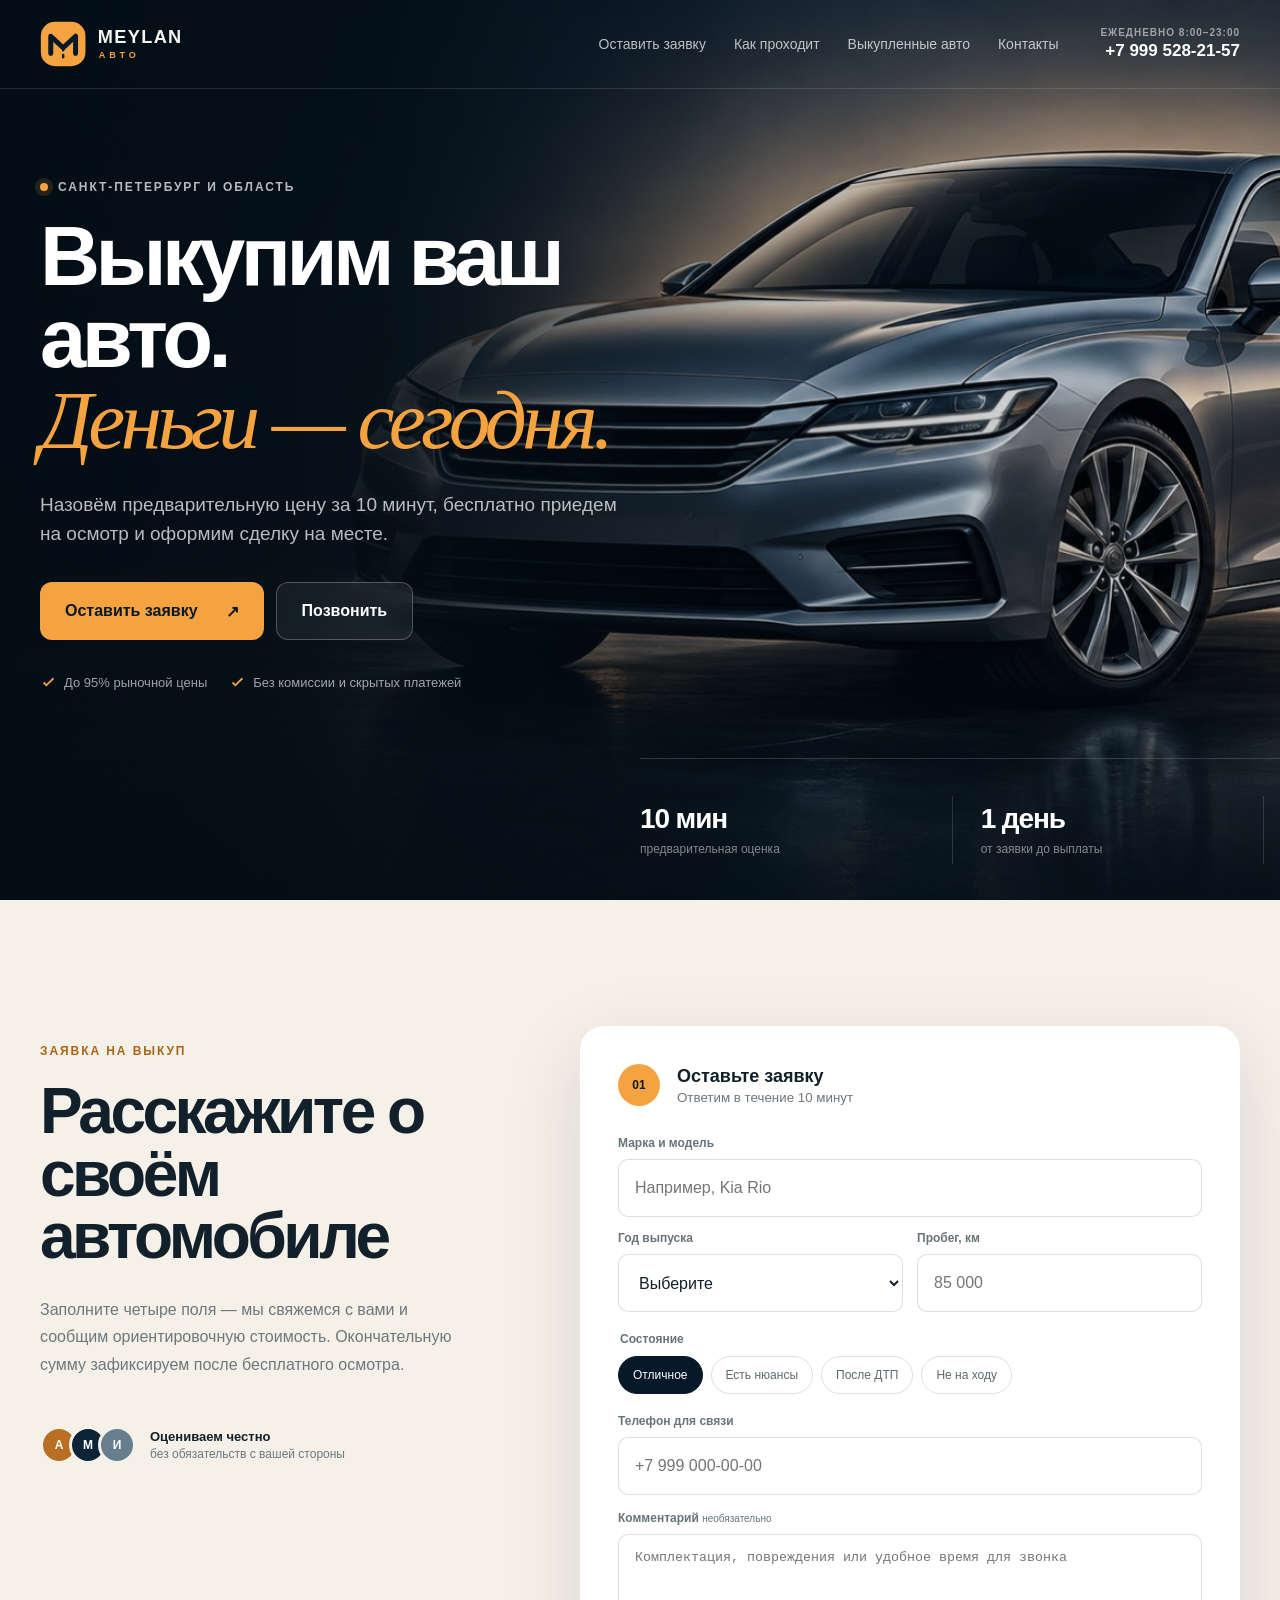
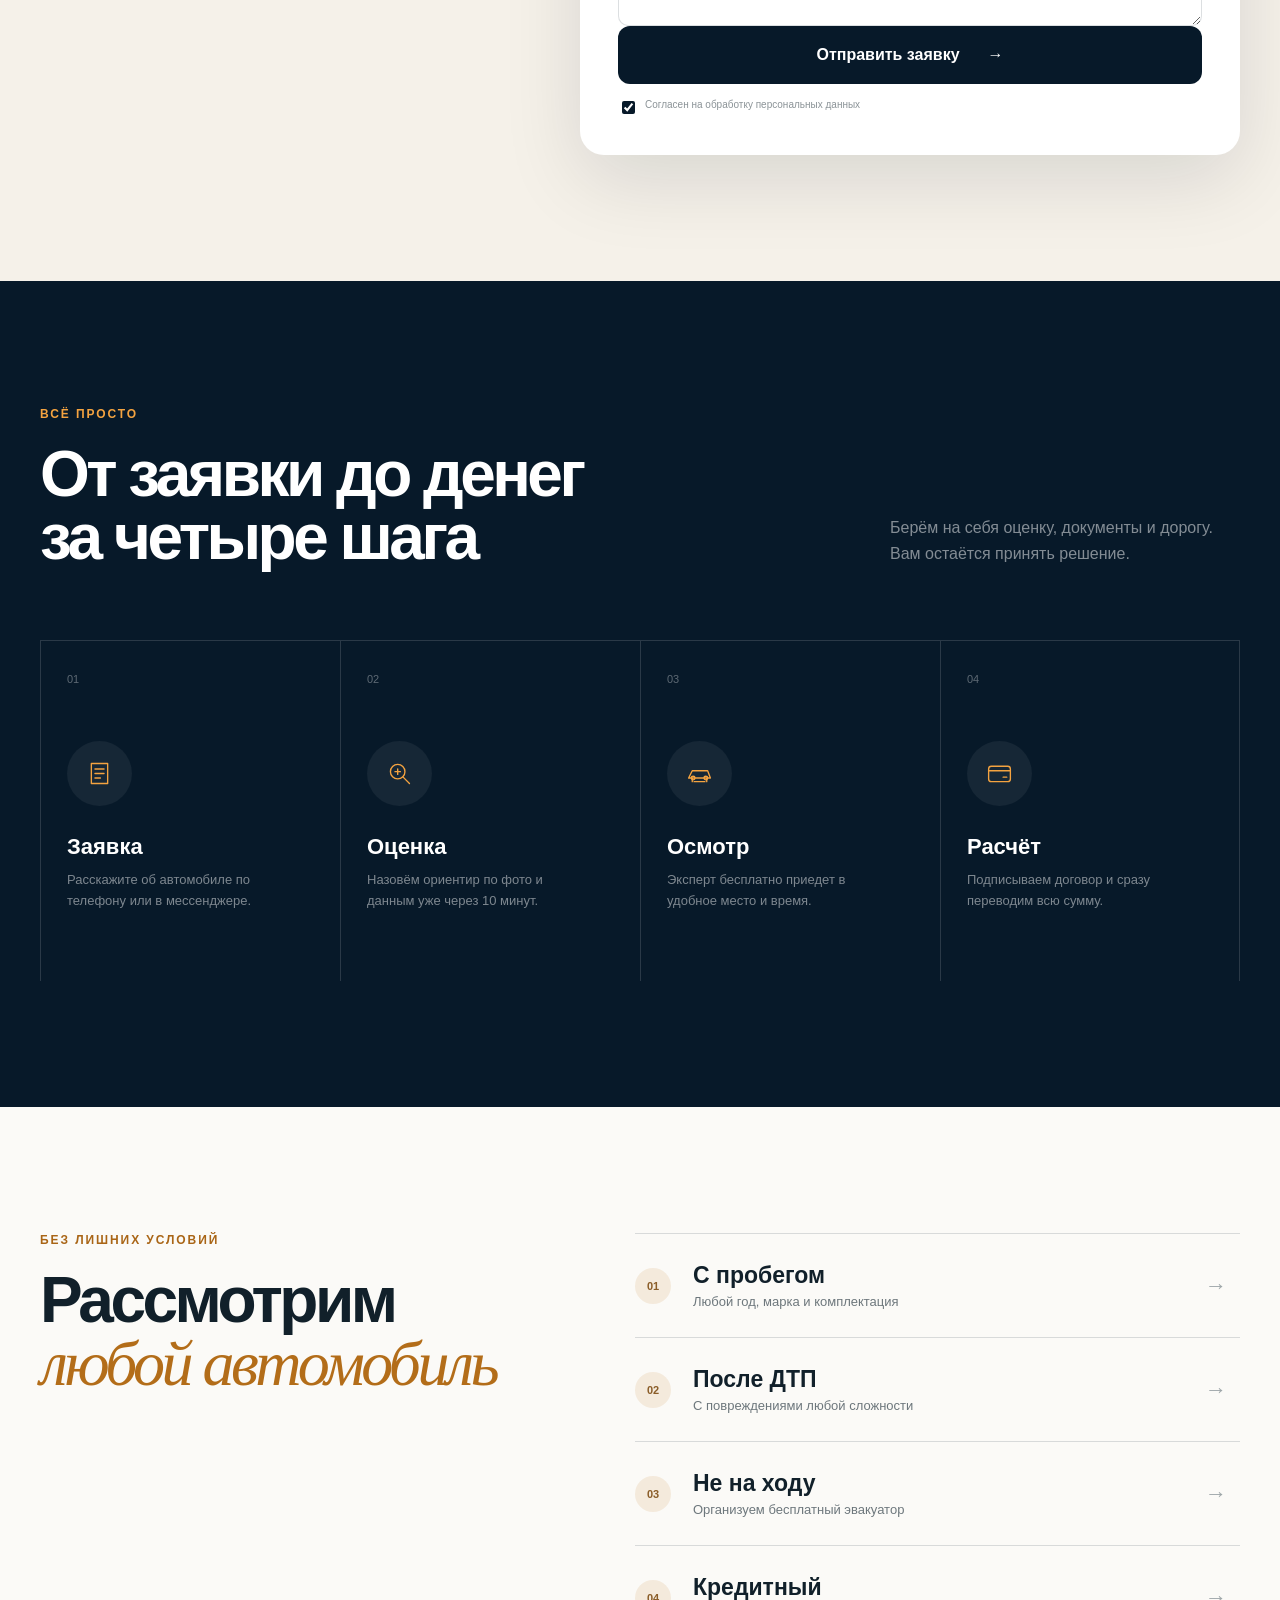
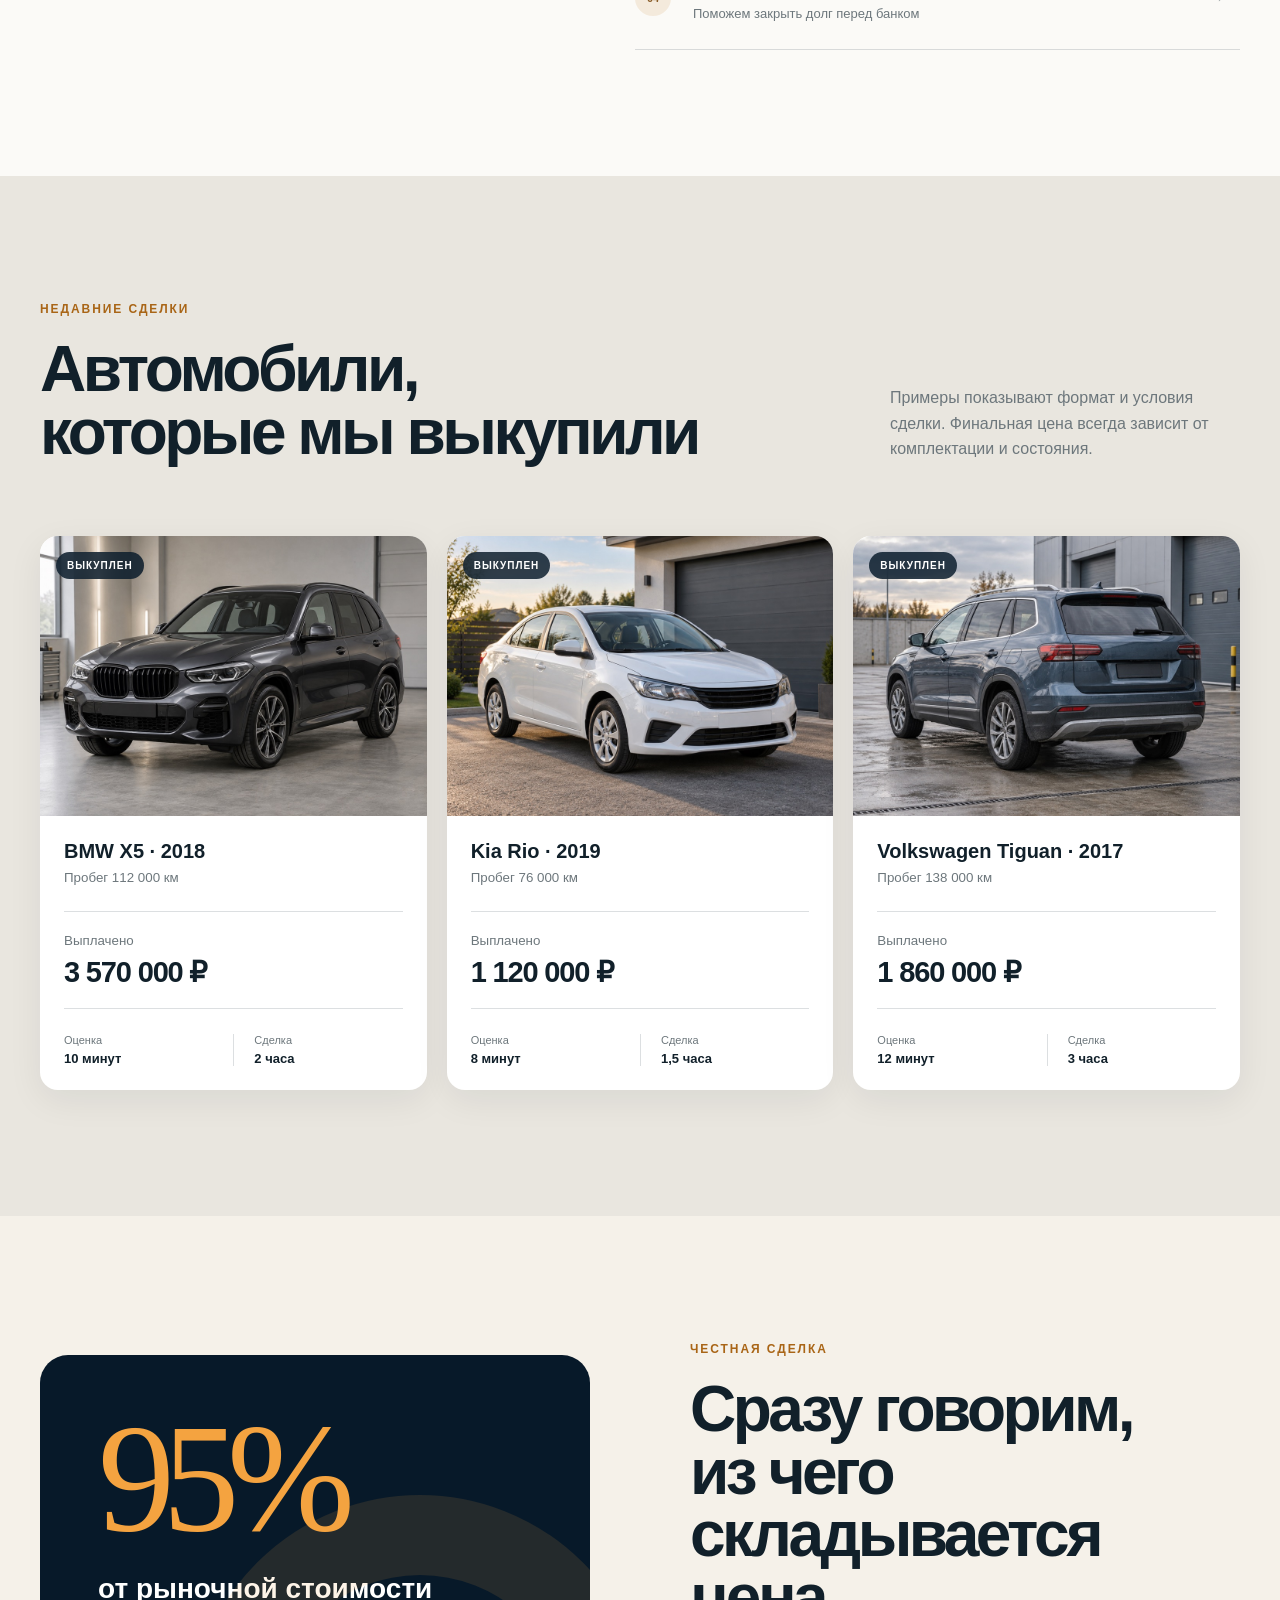
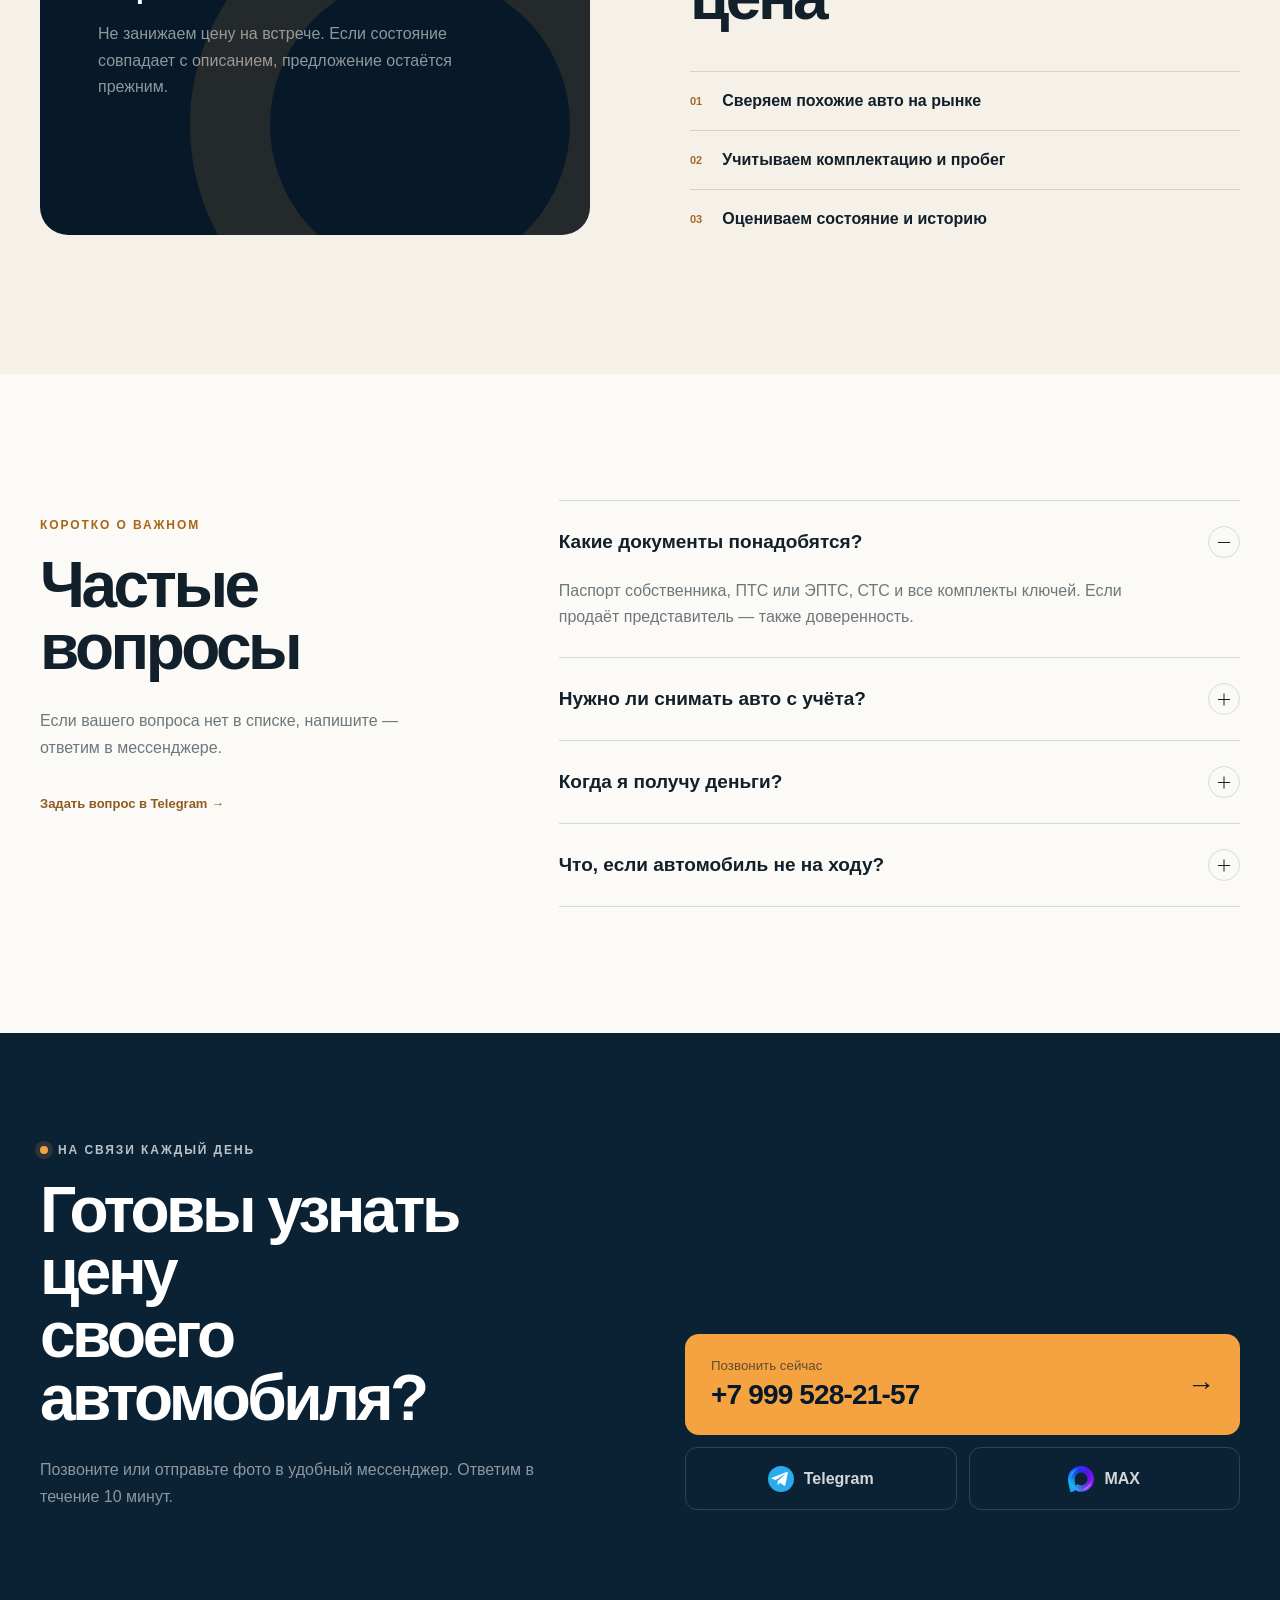
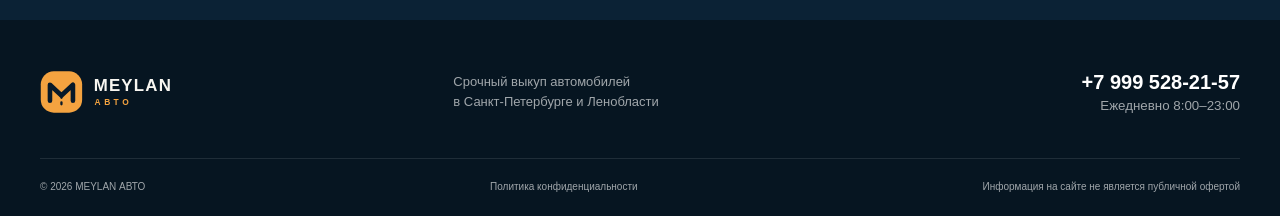
<file: index.html>
<!doctype html>
<html lang="ru">
<head>
  <meta charset="utf-8">
  <meta name="viewport" content="width=device-width, initial-scale=1">
  <meta name="description" content="Срочный выкуп автомобилей в Санкт-Петербурге и Ленинградской области. Бесплатная оценка и выезд, оформление и выплата в день обращения.">
  <meta name="robots" content="index, follow">
  <meta name="yandex-verification" content="14dfcb1764f55bdb">
  <meta name="theme-color" content="#071929">
  <title>MEYLAN АВТО — срочный выкуп автомобилей</title>
  <link rel="canonical" href="https://meylanavtovykup.ru/">
  <link rel="icon" href="assets/meylan-auto-logo.svg" type="image/svg+xml">
  <link rel="preload" href="assets/hero-car.jpg" as="image">
  <link rel="stylesheet" href="styles.css">
  <!-- Yandex.Metrika counter -->
  <script>
    if (["meylanavtovykup.ru", "www.meylanavtovykup.ru"].includes(window.location.hostname)) {
      (function(m,e,t,r,i,k,a){m[i]=m[i]||function(){(m[i].a=m[i].a||[]).push(arguments)};
      m[i].l=1*new Date();for(var j=0;j<document.scripts.length;j++){if(document.scripts[j].src===r){return;}}
      k=e.createElement(t),a=e.getElementsByTagName(t)[0],k.async=1,k.src=r,a.parentNode.insertBefore(k,a)})
      (window, document, "script", "https://mc.yandex.ru/metrika/tag.js", "ym");

      ym(112842151, "init", {
        clickmap: true,
        trackLinks: true,
        accurateTrackBounce: true
      });
    }
  </script>
  <!-- /Yandex.Metrika counter -->
</head>
<body>
  <header class="site-header" id="top">
    <div class="container header-inner">
      <a class="brand" href="#top" aria-label="MEYLAN АВТО — на главную">
        <img src="assets/meylan-auto-logo.svg" alt="MEYLAN АВТО" width="248" height="56">
      </a>
      <nav class="nav" id="site-nav" aria-label="Основная навигация">
        <a href="#request">Оставить заявку</a>
        <a href="#process">Как проходит</a>
        <a href="#cases">Выкупленные авто</a>
        <a href="#contacts">Контакты</a>
      </nav>
      <a class="header-phone" href="tel:+79995282157">
        <span>Ежедневно 8:00–23:00</span>
        +7 999 528-21-57
      </a>
      <button class="menu-toggle" type="button" aria-label="Открыть меню" aria-expanded="false" aria-controls="site-nav">
        <span></span><span></span>
      </button>
    </div>
  </header>

  <main>
    <section class="hero" aria-labelledby="hero-title">
      <div class="hero-media" aria-hidden="true"></div>
      <div class="container hero-inner">
        <div class="hero-copy reveal">
          <p class="eyebrow"><span></span> Санкт-Петербург и область</p>
          <h1 id="hero-title">Выкупим ваш авто.<br><em>Деньги — сегодня.</em></h1>
          <p class="hero-lead">Назовём предварительную цену за 10 минут, бесплатно приедем на осмотр и оформим сделку на месте.</p>
          <div class="hero-actions">
            <a class="button button-primary" href="#request">Оставить заявку <span aria-hidden="true">↗</span></a>
            <a class="button button-ghost" href="tel:+79995282157">Позвонить</a>
          </div>
          <ul class="hero-notes" aria-label="Преимущества">
            <li><svg aria-hidden="true" viewBox="0 0 24 24"><path d="m5 12 4 4L19 6"/></svg> До 95% рыночной цены</li>
            <li><svg aria-hidden="true" viewBox="0 0 24 24"><path d="m5 12 4 4L19 6"/></svg> Без комиссии и скрытых платежей</li>
          </ul>
        </div>
      </div>
      <div class="container hero-metrics reveal">
        <div><strong>10 мин</strong><span>предварительная оценка</span></div>
        <div><strong>1 день</strong><span>от заявки до выплаты</span></div>
        <div><strong>0 ₽</strong><span>выезд и оформление</span></div>
        <a href="#process">Как проходит сделка <span>↓</span></a>
      </div>
    </section>

    <section class="section calculator-section" id="request">
      <div class="container calculator-grid">
        <div class="section-copy reveal">
          <p class="kicker">Заявка на выкуп</p>
          <h2>Расскажите о своём<br>автомобиле</h2>
          <p>Заполните четыре поля — мы свяжемся с вами и сообщим ориентировочную стоимость. Окончательную сумму зафиксируем после бесплатного осмотра.</p>
          <div class="trust-row">
            <div class="avatars" aria-hidden="true"><span>А</span><span>М</span><span>И</span></div>
            <div><strong>Оцениваем честно</strong><small>без обязательств с вашей стороны</small></div>
          </div>
        </div>

        <form class="estimate-card reveal" id="lead-form" action="https://meylanavtovykup.ru/send-lead.php" method="post">
          <div class="form-head">
            <span>01</span>
            <div><strong>Оставьте заявку</strong><small>Ответим в течение 10 минут</small></div>
          </div>
          <div class="field-grid">
            <label class="field field-wide">
              <span>Марка и модель</span>
              <input id="car-model" name="model" type="text" placeholder="Например, Kia Rio" autocomplete="off" required>
            </label>
            <label class="field">
              <span>Год выпуска</span>
              <select id="car-year" name="year" required>
                <option value="">Выберите</option>
              </select>
            </label>
            <label class="field">
              <span>Пробег, км</span>
              <input id="car-mileage" name="mileage" type="number" inputmode="numeric" min="0" max="999999" step="1000" placeholder="85 000" required>
            </label>
          </div>
          <fieldset class="condition-field">
            <legend>Состояние</legend>
            <label><input type="radio" name="condition" value="excellent" checked><span>Отличное</span></label>
            <label><input type="radio" name="condition" value="good"><span>Есть нюансы</span></label>
            <label><input type="radio" name="condition" value="damaged"><span>После ДТП</span></label>
            <label><input type="radio" name="condition" value="broken"><span>Не на ходу</span></label>
          </fieldset>
          <label class="field field-wide phone-field">
            <span>Телефон для связи</span>
            <input id="client-phone" name="phone" type="tel" inputmode="tel" placeholder="+7 999 000-00-00" autocomplete="tel" required>
          </label>
          <label class="field field-wide comment-field">
            <span>Комментарий <small>необязательно</small></span>
            <textarea name="comment" rows="3" maxlength="700" placeholder="Комплектация, повреждения или удобное время для звонка"></textarea>
          </label>
          <label class="form-honeypot" aria-hidden="true">Компания<input name="company" type="text" tabindex="-1" autocomplete="off"></label>
          <button class="button button-dark button-full" id="lead-submit" type="submit">Отправить заявку <span aria-hidden="true">→</span></button>
          <label class="consent"><input type="checkbox" name="consent" value="yes" required checked> <span>Согласен на обработку персональных данных</span></label>
          <div class="form-status" id="form-status" aria-live="polite" hidden>
            <strong id="form-status-title"></strong>
            <p id="form-status-text"></p>
          </div>
        </form>
      </div>
    </section>

    <section class="section process-section" id="process">
      <div class="container">
        <div class="section-heading reveal">
          <div><p class="kicker kicker-light">Всё просто</p><h2>От заявки до денег<br>за четыре шага</h2></div>
          <p>Берём на себя оценку, документы и дорогу. Вам остаётся принять решение.</p>
        </div>
        <div class="steps">
          <article class="step reveal"><span>01</span><div class="step-icon"><svg viewBox="0 0 32 32"><path d="M7 5h18v22H7zM11 11h10M11 16h10M11 21h6"/></svg></div><h3>Заявка</h3><p>Расскажите об автомобиле по телефону или в мессенджере.</p></article>
          <article class="step reveal"><span>02</span><div class="step-icon"><svg viewBox="0 0 32 32"><circle cx="14" cy="14" r="8"/><path d="m20 20 7 7M11 14h6M14 11v6"/></svg></div><h3>Оценка</h3><p>Назовём ориентир по фото и данным уже через 10 минут.</p></article>
          <article class="step reveal"><span>03</span><div class="step-icon"><svg viewBox="0 0 32 32"><path d="M4 21h24l-3-8H8l-4 8Zm4 0v4m16-4v4M10 25h12"/><circle cx="9" cy="21" r="2"/><circle cx="23" cy="21" r="2"/></svg></div><h3>Осмотр</h3><p>Эксперт бесплатно приедет в удобное место и время.</p></article>
          <article class="step reveal"><span>04</span><div class="step-icon"><svg viewBox="0 0 32 32"><rect x="4" y="8" width="24" height="17" rx="3"/><path d="M4 13h24M20 20h4"/></svg></div><h3>Расчёт</h3><p>Подписываем договор и сразу переводим всю сумму.</p></article>
        </div>
      </div>
    </section>

    <section class="section any-car">
      <div class="container any-car-grid">
        <div class="any-car-title reveal"><p class="kicker">Без лишних условий</p><h2>Рассмотрим<br><em>любой автомобиль</em></h2></div>
        <div class="feature-list reveal">
          <article><span>01</span><div><h3>С пробегом</h3><p>Любой год, марка и комплектация</p></div><b>→</b></article>
          <article><span>02</span><div><h3>После ДТП</h3><p>С повреждениями любой сложности</p></div><b>→</b></article>
          <article><span>03</span><div><h3>Не на ходу</h3><p>Организуем бесплатный эвакуатор</p></div><b>→</b></article>
          <article><span>04</span><div><h3>Кредитный</h3><p>Поможем закрыть долг перед банком</p></div><b>→</b></article>
        </div>
      </div>
    </section>

    <section class="section cases-section" id="cases">
      <div class="container">
        <div class="section-heading section-heading-dark reveal">
          <div><p class="kicker">Недавние сделки</p><h2>Автомобили,<br>которые мы выкупили</h2></div>
          <p>Примеры показывают формат и условия сделки. Финальная цена всегда зависит от комплектации и состояния.</p>
        </div>
        <div class="case-grid">
          <article class="case-card reveal">
            <div class="case-image"><img src="assets/case-x5.jpg" alt="Графитовый кроссовер на осмотре" loading="lazy" width="1000" height="750"><span>Выкуплен</span></div>
            <div class="case-body"><div><p>BMW X5 · 2018</p><small>Пробег 112 000 км</small></div><div class="price"><small>Выплачено</small><strong>3 570 000 ₽</strong></div><dl><div><dt>Оценка</dt><dd>10 минут</dd></div><div><dt>Сделка</dt><dd>2 часа</dd></div></dl></div>
          </article>
          <article class="case-card reveal">
            <div class="case-image"><img src="assets/case-rio.jpg" alt="Белый седан перед продажей" loading="lazy" width="1000" height="750"><span>Выкуплен</span></div>
            <div class="case-body"><div><p>Kia Rio · 2019</p><small>Пробег 76 000 км</small></div><div class="price"><small>Выплачено</small><strong>1 120 000 ₽</strong></div><dl><div><dt>Оценка</dt><dd>8 минут</dd></div><div><dt>Сделка</dt><dd>1,5 часа</dd></div></dl></div>
          </article>
          <article class="case-card reveal">
            <div class="case-image"><img src="assets/case-tiguan.jpg" alt="Синий кроссовер на площадке осмотра" loading="lazy" width="1000" height="750"><span>Выкуплен</span></div>
            <div class="case-body"><div><p>Volkswagen Tiguan · 2017</p><small>Пробег 138 000 км</small></div><div class="price"><small>Выплачено</small><strong>1 860 000 ₽</strong></div><dl><div><dt>Оценка</dt><dd>12 минут</dd></div><div><dt>Сделка</dt><dd>3 часа</dd></div></dl></div>
          </article>
        </div>
      </div>
    </section>

    <section class="section assurance-section">
      <div class="container assurance-grid">
        <div class="assurance-card reveal"><span class="assurance-number">95%</span><h3>от рыночной стоимости</h3><p>Не занижаем цену на встрече. Если состояние совпадает с описанием, предложение остаётся прежним.</p></div>
        <div class="assurance-copy reveal"><p class="kicker">Честная сделка</p><h2>Сразу говорим,<br>из чего складывается цена</h2><ul><li><span>01</span>Сверяем похожие авто на рынке</li><li><span>02</span>Учитываем комплектацию и пробег</li><li><span>03</span>Оцениваем состояние и историю</li></ul></div>
      </div>
    </section>

    <section class="section faq-section">
      <div class="container faq-grid">
        <div class="section-copy reveal"><p class="kicker">Коротко о важном</p><h2>Частые вопросы</h2><p>Если вашего вопроса нет в списке, напишите — ответим в мессенджере.</p><a class="text-link" href="https://t.me/vykupmeylan" target="_blank" rel="noopener">Задать вопрос в Telegram →</a></div>
        <div class="accordion reveal">
          <details open><summary>Какие документы понадобятся?<span></span></summary><p>Паспорт собственника, ПТС или ЭПТС, СТС и все комплекты ключей. Если продаёт представитель — также доверенность.</p></details>
          <details><summary>Нужно ли снимать авто с учёта?<span></span></summary><p>Нет. Оформляем договор купли-продажи, после чего самостоятельно выполняем необходимые регистрационные действия.</p></details>
          <details><summary>Когда я получу деньги?<span></span></summary><p>Сразу после подписания договора: переводом на ваш счёт либо другим заранее согласованным способом.</p></details>
          <details><summary>Что, если автомобиль не на ходу?<span></span></summary><p>Оценим его по фото, приедем на осмотр и при успешной сделке организуем эвакуатор.</p></details>
        </div>
      </div>
    </section>

    <section class="contact-section" id="contacts">
      <div class="container contact-inner reveal">
        <div><p class="eyebrow"><span></span> На связи каждый день</p><h2>Готовы узнать цену<br>своего автомобиля?</h2><p>Позвоните или отправьте фото в удобный мессенджер. Ответим в течение 10 минут.</p></div>
        <div class="contact-actions">
          <a class="contact-phone" href="tel:+79995282157"><small>Позвонить сейчас</small><strong>+7 999 528-21-57</strong><span>→</span></a>
          <div class="messengers">
            <a href="https://t.me/vykupmeylan" target="_blank" rel="noopener"><span class="messenger-icon"><img src="assets/telegram-icon.svg" alt="" aria-hidden="true"></span> Telegram</a>
            <a href="https://max.ru/u/f9LHodD0cOJLXPEsL2d_1kOYJfJzekH2xpnCnN5el86XMR1wW3-spKGB8sE" target="_blank" rel="noopener"><span class="messenger-icon"><img src="assets/max-icon.svg" alt="" aria-hidden="true"></span> MAX</a>
          </div>
        </div>
      </div>
    </section>
  </main>

  <footer class="site-footer">
    <div class="container footer-main">
      <img src="assets/meylan-auto-logo.svg" alt="MEYLAN АВТО" width="248" height="56">
      <p>Срочный выкуп автомобилей<br>в Санкт-Петербурге и Ленобласти</p>
      <div><a href="tel:+79995282157">+7 999 528-21-57</a><small>Ежедневно 8:00–23:00</small></div>
    </div>
    <div class="container footer-bottom"><span>© 2026 MEYLAN АВТО</span><a href="privacy.html">Политика конфиденциальности</a><span>Информация на сайте не является публичной офертой</span></div>
  </footer>

  <div class="mobile-cta"><a href="tel:+79995282157">Позвонить</a><a href="#request">Оставить заявку</a></div>
  <div class="toast" id="toast" role="status" aria-live="polite">Данные скопированы</div>
  <script src="script.js"></script>
</body>
</html>
</file>
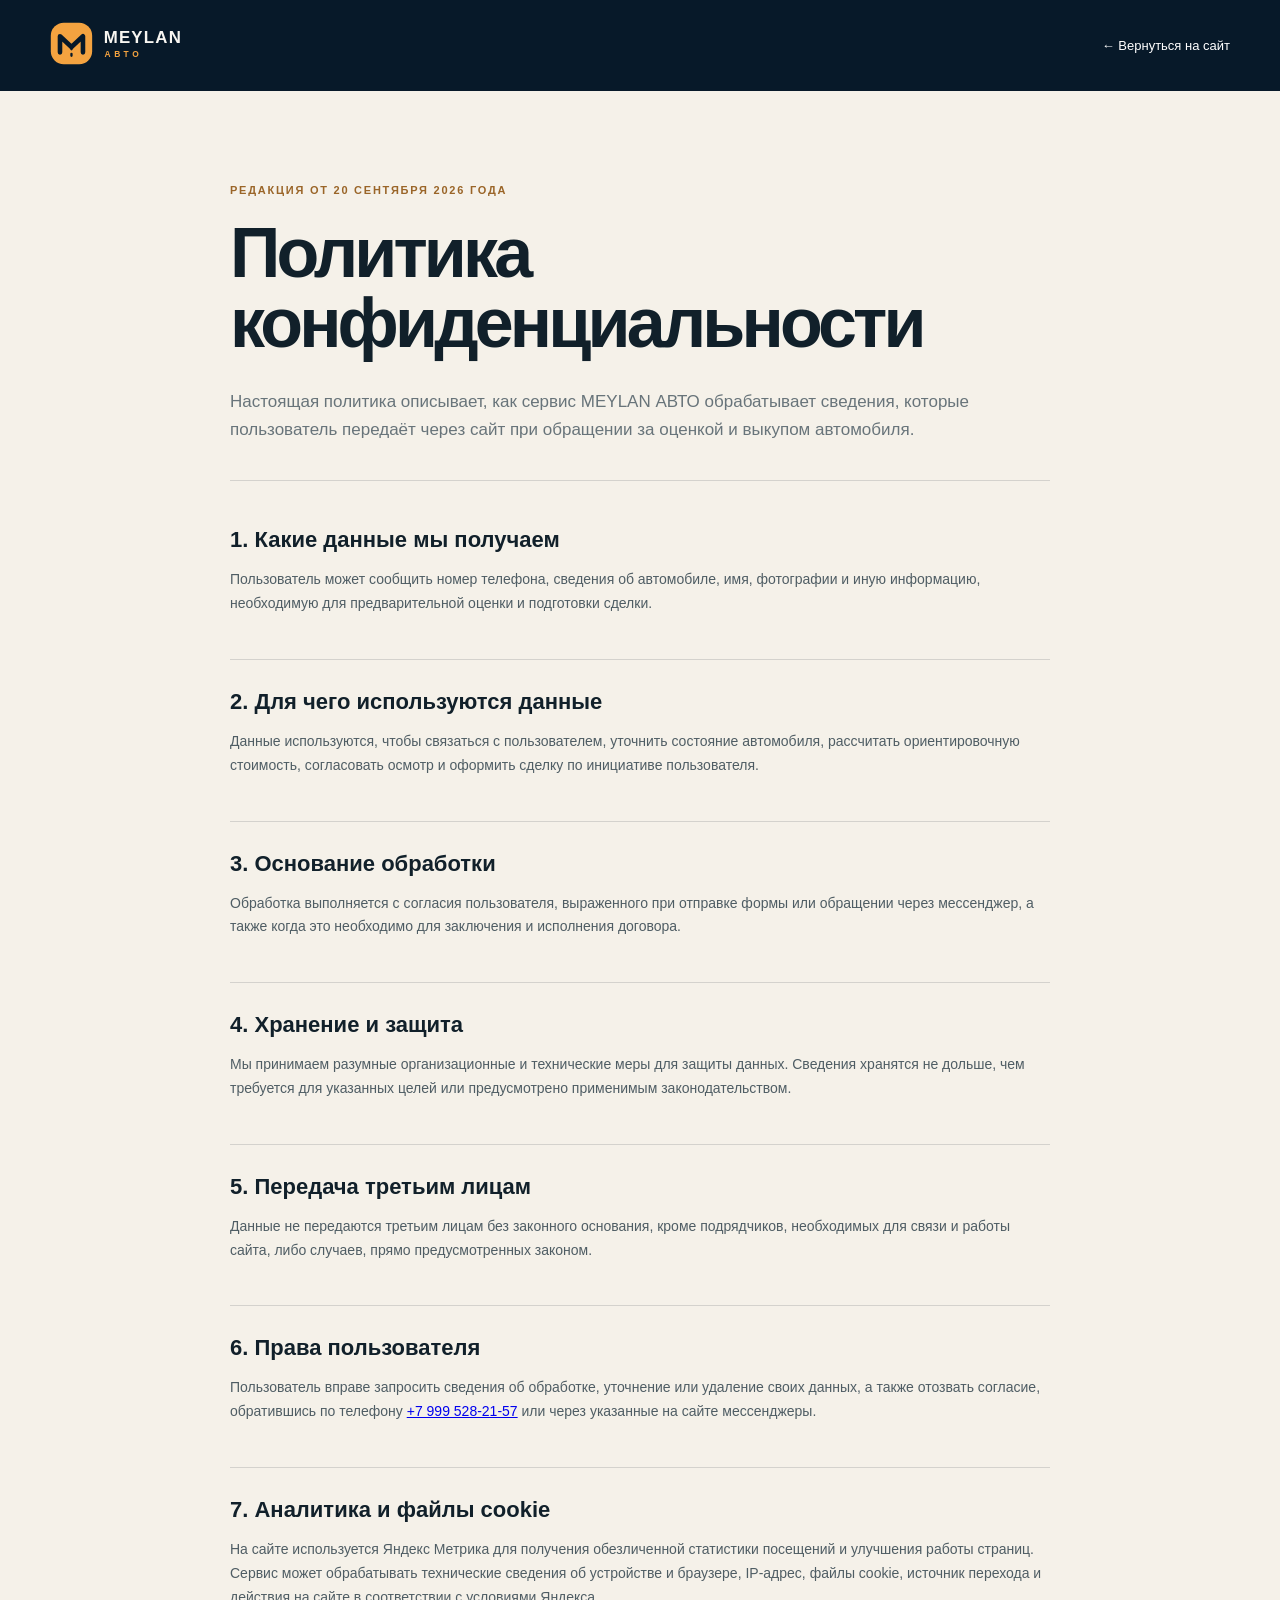
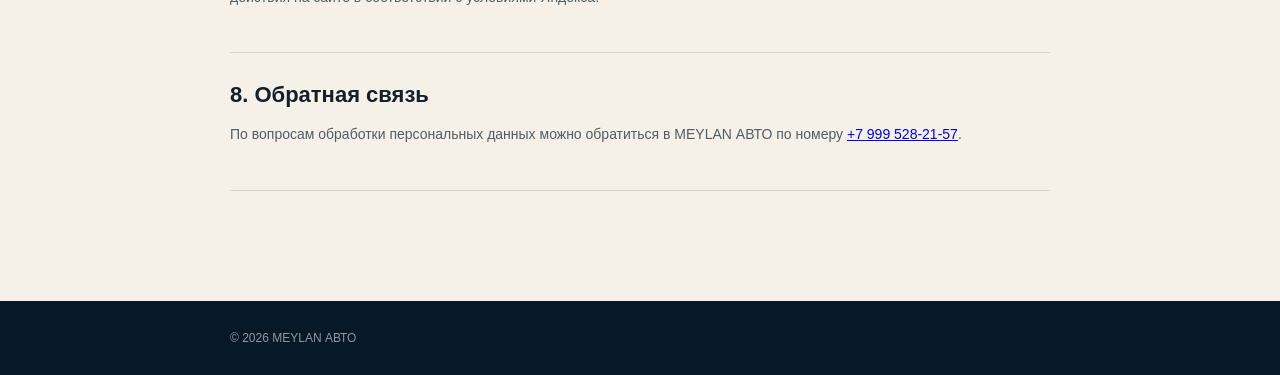
<file: privacy.html>
<!doctype html>
<html lang="ru">
<head>
  <meta charset="utf-8">
  <meta name="viewport" content="width=device-width, initial-scale=1">
  <meta name="robots" content="noindex, follow">
  <meta name="theme-color" content="#071929">
  <title>Политика конфиденциальности — MEYLAN АВТО</title>
  <link rel="canonical" href="https://meylanavtovykup.ru/privacy.html">
  <link rel="icon" href="assets/meylan-auto-logo.svg" type="image/svg+xml">
  <!-- Yandex.Metrika counter -->
  <script>
    if (["meylanavtovykup.ru", "www.meylanavtovykup.ru"].includes(window.location.hostname)) {
      (function(m,e,t,r,i,k,a){m[i]=m[i]||function(){(m[i].a=m[i].a||[]).push(arguments)};
      m[i].l=1*new Date();for(var j=0;j<document.scripts.length;j++){if(document.scripts[j].src===r){return;}}
      k=e.createElement(t),a=e.getElementsByTagName(t)[0],k.async=1,k.src=r,a.parentNode.insertBefore(k,a)})
      (window, document, "script", "https://mc.yandex.ru/metrika/tag.js", "ym");

      ym(112842151, "init", {
        clickmap: true,
        trackLinks: true,
        accurateTrackBounce: true
      });
    }
  </script>
  <!-- /Yandex.Metrika counter -->
  <style>
    :root { --navy:#071929; --amber:#f4a340; --paper:#f5f1e9; --ink:#11202a; --muted:#68747a; }
    * { box-sizing:border-box; }
    body { margin:0; color:var(--ink); background:var(--paper); font-family:Inter,"SF Pro Display","Segoe UI",Arial,sans-serif; -webkit-font-smoothing:antialiased; }
    header { padding:22px 0; color:white; background:var(--navy); }
    .container { width:min(820px,calc(100% - 36px)); margin:0 auto; }
    header .container { width:min(1180px,calc(100% - 36px)); display:flex; align-items:center; justify-content:space-between; gap:30px; }
    header img { width:190px; height:auto; }
    header a:last-child { color:white; font-size:13px; text-decoration:none; }
    main { padding:90px 0 110px; }
    .eyebrow { margin:0 0 18px; color:#9a6528; font-size:11px; font-weight:800; letter-spacing:.16em; text-transform:uppercase; }
    h1 { margin:0 0 30px; font-size:clamp(42px,7vw,70px); line-height:1; letter-spacing:-.055em; }
    .intro { padding-bottom:35px; border-bottom:1px solid rgba(7,25,41,.14); color:var(--muted); font-size:17px; line-height:1.7; }
    section { padding:29px 0; border-bottom:1px solid rgba(7,25,41,.14); }
    h2 { margin:0 0 15px; font-size:22px; }
    p, li { color:#4f5d64; font-size:14px; line-height:1.7; }
    ul { padding-left:20px; }
    .notice { margin-top:35px; padding:20px; border-radius:12px; color:#674617; background:#f4dfbe; font-size:12px; line-height:1.55; }
    footer { padding:30px 0; color:rgba(255,255,255,.55); background:var(--navy); font-size:12px; }
    @media (max-width:600px) { main { padding:65px 0 80px; } header a:last-child { display:none; } }
  </style>
</head>
<body>
  <header><div class="container"><a href="index.html"><img src="assets/meylan-auto-logo.svg" alt="MEYLAN АВТО" width="248" height="56"></a><a href="index.html">← Вернуться на сайт</a></div></header>
  <main class="container">
    <p class="eyebrow">Редакция от 20 сентября 2026 года</p>
    <h1>Политика конфиденциальности</h1>
    <p class="intro">Настоящая политика описывает, как сервис MEYLAN АВТО обрабатывает сведения, которые пользователь передаёт через сайт при обращении за оценкой и выкупом автомобиля.</p>
    <section><h2>1. Какие данные мы получаем</h2><p>Пользователь может сообщить номер телефона, сведения об автомобиле, имя, фотографии и иную информацию, необходимую для предварительной оценки и подготовки сделки.</p></section>
    <section><h2>2. Для чего используются данные</h2><p>Данные используются, чтобы связаться с пользователем, уточнить состояние автомобиля, рассчитать ориентировочную стоимость, согласовать осмотр и оформить сделку по инициативе пользователя.</p></section>
    <section><h2>3. Основание обработки</h2><p>Обработка выполняется с согласия пользователя, выраженного при отправке формы или обращении через мессенджер, а также когда это необходимо для заключения и исполнения договора.</p></section>
    <section><h2>4. Хранение и защита</h2><p>Мы принимаем разумные организационные и технические меры для защиты данных. Сведения хранятся не дольше, чем требуется для указанных целей или предусмотрено применимым законодательством.</p></section>
    <section><h2>5. Передача третьим лицам</h2><p>Данные не передаются третьим лицам без законного основания, кроме подрядчиков, необходимых для связи и работы сайта, либо случаев, прямо предусмотренных законом.</p></section>
    <section><h2>6. Права пользователя</h2><p>Пользователь вправе запросить сведения об обработке, уточнение или удаление своих данных, а также отозвать согласие, обратившись по телефону <a href="tel:+79995282157">+7 999 528-21-57</a> или через указанные на сайте мессенджеры.</p></section>
    <section><h2>7. Аналитика и файлы cookie</h2><p>На сайте используется Яндекс Метрика для получения обезличенной статистики посещений и улучшения работы страниц. Сервис может обрабатывать технические сведения об устройстве и браузере, IP-адрес, файлы cookie, источник перехода и действия на сайте в соответствии с условиями Яндекса.</p></section>
    <section><h2>8. Обратная связь</h2><p>По вопросам обработки персональных данных можно обратиться в MEYLAN АВТО по номеру <a href="tel:+79995282157">+7 999 528-21-57</a>.</p></section>
  </main>
  <footer><div class="container">© 2026 MEYLAN АВТО</div></footer>
</body>
</html>
</file>
<file: styles.css>
:root {
  --navy: #071929;
  --navy-2: #0c2438;
  --ink: #11202a;
  --cream: #f5f1e9;
  --paper: #fbfaf7;
  --line: rgba(10, 28, 42, .14);
  --muted: #6d777c;
  --amber: #f4a340;
  --amber-2: #ffb454;
  --white: #fff;
  --radius: 24px;
  --shadow: 0 24px 80px rgba(4, 20, 32, .12);
}

* { box-sizing: border-box; }
html { scroll-behavior: smooth; }
body { margin: 0; color: var(--ink); background: var(--paper); font-family: Inter, "SF Pro Display", "Segoe UI", Arial, sans-serif; -webkit-font-smoothing: antialiased; }
body.menu-open { overflow: hidden; }
a { color: inherit; text-decoration: none; }
button, input, select { font: inherit; }
button, a { -webkit-tap-highlight-color: transparent; }
img { display: block; max-width: 100%; }
.container { width: min(1200px, calc(100% - 64px)); margin: 0 auto; }
.section { padding: 126px 0; }
.kicker, .eyebrow { margin: 0 0 22px; text-transform: uppercase; letter-spacing: .16em; font-size: 12px; font-weight: 800; }
.kicker { color: #a96516; }
.kicker-light { color: var(--amber); }
h1, h2, h3, p { margin-top: 0; }
h1, h2 { letter-spacing: -.055em; font-weight: 650; line-height: .98; }
h2 { margin-bottom: 0; font-size: clamp(44px, 5vw, 72px); }
h2 em { color: #b36d19; font-family: Georgia, serif; font-weight: 400; }

.site-header { position: absolute; z-index: 20; top: 0; left: 0; width: 100%; color: var(--white); border-bottom: 1px solid rgba(255,255,255,.12); }
.header-inner { height: 88px; display: flex; align-items: center; gap: 42px; }
.brand { width: 205px; margin-right: auto; }
.brand img { width: 205px; height: auto; }
.nav { display: flex; align-items: center; gap: 28px; }
.nav a { color: rgba(255,255,255,.72); font-size: 14px; transition: color .2s; }
.nav a:hover { color: var(--white); }
.header-phone { display: grid; gap: 3px; text-align: right; font-size: 17px; font-weight: 700; }
.header-phone span { color: rgba(255,255,255,.55); font-size: 10px; font-weight: 600; letter-spacing: .1em; text-transform: uppercase; }
.menu-toggle { display: none; width: 44px; height: 44px; border: 0; background: transparent; padding: 10px; }
.menu-toggle span { display: block; width: 24px; height: 2px; margin: 5px 0; background: white; transition: transform .25s; }

.hero { position: relative; min-height: 900px; padding: 180px 0 0; overflow: hidden; color: var(--white); background: var(--navy); }
.hero-media { position: absolute; inset: 0; background-image: linear-gradient(90deg, rgba(3,15,25,.98) 0%, rgba(3,15,25,.9) 30%, rgba(3,15,25,.25) 60%, rgba(3,15,25,.08) 100%), linear-gradient(0deg, rgba(3,15,25,.88) 0%, transparent 35%), url("assets/hero-car.jpg"); background-size: cover; background-position: center; }
.hero-media::after { content: ""; position: absolute; inset: 0; background: radial-gradient(circle at 72% 40%, transparent, rgba(0,0,0,.1) 65%); }
.hero-inner { position: relative; z-index: 1; }
.hero-copy { width: min(660px, 58%); }
.eyebrow { display: flex; align-items: center; gap: 10px; color: rgba(255,255,255,.72); }
.eyebrow span { width: 8px; height: 8px; border-radius: 50%; background: var(--amber); box-shadow: 0 0 0 5px rgba(244,163,64,.14); }
h1 { margin-bottom: 28px; font-size: clamp(58px, 6.5vw, 94px); }
h1 em { color: var(--amber); font-family: Georgia, serif; font-weight: 400; }
.hero-lead { max-width: 590px; margin-bottom: 34px; color: rgba(255,255,255,.72); font-size: 19px; line-height: 1.55; }
.hero-actions { display: flex; flex-wrap: wrap; gap: 12px; margin-bottom: 34px; }
.button { min-height: 58px; padding: 0 25px; border: 0; border-radius: 12px; display: inline-flex; align-items: center; justify-content: center; gap: 28px; font-weight: 750; cursor: pointer; transition: transform .2s, background .2s, color .2s; }
.button:hover { transform: translateY(-2px); }
.button-primary { background: var(--amber); color: var(--navy); }
.button-primary:hover { background: var(--amber-2); }
.button-ghost { border: 1px solid rgba(255,255,255,.25); color: var(--white); background: rgba(255,255,255,.06); backdrop-filter: blur(8px); }
.hero-notes { display: flex; flex-wrap: wrap; gap: 22px; padding: 0; margin: 0; list-style: none; color: rgba(255,255,255,.62); font-size: 13px; }
.hero-notes li { display: flex; align-items: center; gap: 7px; }
.hero-notes svg { width: 17px; height: 17px; fill: none; stroke: var(--amber); stroke-width: 2.5; }
.hero-metrics { position: absolute; z-index: 2; left: 50%; bottom: 0; transform: translateX(-50%); min-height: 142px; display: grid; grid-template-columns: repeat(3, 1fr) .85fr; align-items: center; border-top: 1px solid rgba(255,255,255,.16); }
.hero-metrics > div { height: 68px; padding-left: 28px; display: grid; align-content: center; border-left: 1px solid rgba(255,255,255,.14); }
.hero-metrics > div:first-child { padding-left: 0; border-left: 0; }
.hero-metrics strong { font-size: 28px; letter-spacing: -.04em; }
.hero-metrics span { margin-top: 7px; color: rgba(255,255,255,.5); font-size: 12px; }
.hero-metrics > a { justify-self: end; display: flex; gap: 25px; align-items: center; color: rgba(255,255,255,.75); font-size: 13px; }
.hero-metrics > a span { display: grid; place-items: center; width: 44px; height: 44px; margin: 0; border: 1px solid rgba(255,255,255,.2); border-radius: 50%; color: var(--white); }

.calculator-section { background: var(--cream); }
.calculator-grid { display: grid; grid-template-columns: .8fr 1.2fr; gap: 100px; align-items: start; }
.section-copy { padding-top: 18px; }
.section-copy h2 { margin-bottom: 28px; }
.section-copy > p:not(.kicker) { max-width: 470px; color: var(--muted); line-height: 1.7; }
.trust-row { margin-top: 48px; display: flex; gap: 14px; align-items: center; }
.avatars { display: flex; }
.avatars span { width: 38px; height: 38px; display: grid; place-items: center; margin-left: -9px; border: 3px solid var(--cream); border-radius: 50%; color: white; background: var(--navy-2); font-size: 12px; font-weight: 800; }
.avatars span:first-child { margin-left: 0; background: #b86f23; }
.avatars span:last-child { background: #667e8d; }
.trust-row strong, .trust-row small { display: block; }
.trust-row strong { font-size: 13px; }
.trust-row small { margin-top: 3px; color: var(--muted); font-size: 12px; }
.estimate-card { padding: 38px; border-radius: var(--radius); background: var(--white); box-shadow: var(--shadow); }
.form-head { display: flex; gap: 17px; align-items: center; margin-bottom: 30px; }
.form-head > span { width: 42px; height: 42px; display: grid; place-items: center; border-radius: 50%; color: var(--navy); background: var(--amber); font-size: 12px; font-weight: 800; }
.form-head strong, .form-head small { display: block; }
.form-head strong { font-size: 18px; }
.form-head small { margin-top: 3px; color: var(--muted); }
.field-grid { display: grid; grid-template-columns: 1fr 1fr; gap: 14px; }
.field { display: grid; gap: 9px; }
.field-wide { grid-column: 1/-1; }
.field > span, .condition-field legend { color: #68747a; font-size: 12px; font-weight: 650; }
.field input, .field select, .field textarea { width: 100%; padding: 0 16px; border: 1px solid var(--line); border-radius: 10px; outline: none; color: var(--ink); background: #fff; transition: border .2s, box-shadow .2s; }
.field input, .field select { height: 58px; }
.field textarea { min-height: 92px; padding-top: 15px; resize: vertical; }
.field input:focus, .field select:focus, .field textarea:focus { border-color: var(--amber); box-shadow: 0 0 0 3px rgba(244,163,64,.15); }
.field > span small { font-weight: 400; }
.condition-field { display: flex; flex-wrap: wrap; gap: 8px; padding: 0; margin: 20px 0; border: 0; }
.condition-field legend { width: 100%; margin-bottom: 10px; }
.condition-field label { cursor: pointer; }
.condition-field input { position: absolute; opacity: 0; pointer-events: none; }
.condition-field span { display: block; padding: 11px 14px; border: 1px solid var(--line); border-radius: 100px; color: #5c696f; font-size: 12px; }
.condition-field input:checked + span { border-color: var(--navy); color: #fff; background: var(--navy); }
.phone-field { margin-bottom: 16px; }
.button-dark { color: #fff; background: var(--navy); }
.button-dark:hover { background: #12324b; }
.button-dark:disabled { cursor: wait; opacity: .68; transform: none; }
.button-full { width: 100%; }
.consent { display: flex; align-items: flex-start; gap: 7px; margin-top: 14px; color: #8b9397; font-size: 10px; line-height: 1.4; }
.consent input { accent-color: var(--navy); }
.form-honeypot { position: absolute; left: -10000px; width: 1px; height: 1px; overflow: hidden; }
.form-status { margin-top: 20px; padding: 18px 20px; border-radius: 12px; }
.form-status[hidden] { display: none; }
.form-status strong { display: block; margin-bottom: 6px; font-size: 16px; }
.form-status p { margin: 0; font-size: 13px; line-height: 1.5; }
.form-status.is-success { border: 1px solid rgba(39,128,82,.28); color: #185f3c; background: #edf8f2; }
.form-status.is-error { border: 1px solid rgba(166,55,45,.25); color: #843027; background: #fff1ef; }

.process-section { color: white; background: var(--navy); }
.section-heading { display: flex; align-items: end; justify-content: space-between; gap: 80px; margin-bottom: 72px; }
.section-heading > p { width: 350px; margin-bottom: 2px; color: rgba(255,255,255,.5); line-height: 1.6; }
.steps { display: grid; grid-template-columns: repeat(4, 1fr); border-top: 1px solid rgba(255,255,255,.14); }
.step { position: relative; min-height: 340px; padding: 28px 26px 0; border-left: 1px solid rgba(255,255,255,.14); }
.step:last-child { border-right: 1px solid rgba(255,255,255,.14); }
.step > span { color: rgba(255,255,255,.35); font-size: 11px; }
.step-icon { width: 65px; height: 65px; margin: 54px 0 28px; display: grid; place-items: center; border-radius: 50%; color: var(--amber); background: rgba(255,255,255,.06); }
.step svg { width: 29px; height: 29px; fill: none; stroke: currentColor; stroke-linecap: round; stroke-linejoin: round; stroke-width: 1.5; }
.step h3 { margin-bottom: 10px; font-size: 22px; }
.step p { max-width: 210px; color: rgba(255,255,255,.48); font-size: 13px; line-height: 1.55; }

.any-car { background: var(--paper); }
.any-car-grid { display: grid; grid-template-columns: .9fr 1.1fr; gap: 100px; }
.any-car-title { position: sticky; top: 50px; align-self: start; }
.feature-list article { display: grid; grid-template-columns: 44px 1fr 35px; gap: 14px; align-items: center; padding: 28px 0; border-top: 1px solid var(--line); }
.feature-list article:last-child { border-bottom: 1px solid var(--line); }
.feature-list article > span { width: 36px; height: 36px; display: grid; place-items: center; border-radius: 50%; color: #8a5d28; background: #f4eadc; font-size: 11px; font-weight: 800; }
.feature-list h3 { margin: 0 0 5px; font-size: 23px; }
.feature-list p { margin: 0; color: var(--muted); font-size: 13px; }
.feature-list b { color: #9fa7aa; font-size: 22px; font-weight: 400; }

.cases-section { background: #e9e6df; }
.section-heading-dark > p { color: var(--muted); }
.case-grid { display: grid; grid-template-columns: repeat(3, 1fr); gap: 20px; }
.case-card { overflow: hidden; border-radius: 18px; background: white; box-shadow: 0 10px 35px rgba(11,30,43,.07); transition: transform .3s; }
.case-card:hover { transform: translateY(-6px); }
.case-image { position: relative; height: 280px; overflow: hidden; }
.case-image img { width: 100%; height: 100%; object-fit: cover; transition: transform .5s; }
.case-card:hover .case-image img { transform: scale(1.025); }
.case-image span { position: absolute; top: 16px; left: 16px; padding: 8px 11px; border-radius: 100px; color: #fff; background: rgba(7,25,41,.82); backdrop-filter: blur(8px); font-size: 10px; font-weight: 750; text-transform: uppercase; letter-spacing: .1em; }
.case-body { padding: 24px; }
.case-body > div:first-child p { margin-bottom: 5px; font-size: 20px; font-weight: 750; }
.case-body small { color: var(--muted); }
.price { margin: 25px 0; padding: 19px 0; border-top: 1px solid var(--line); border-bottom: 1px solid var(--line); }
.price strong { display: block; margin-top: 6px; font-size: 29px; letter-spacing: -.04em; }
.case-body dl { display: grid; grid-template-columns: 1fr 1fr; margin: 0; }
.case-body dl div:last-child { padding-left: 20px; border-left: 1px solid var(--line); }
.case-body dt { color: var(--muted); font-size: 11px; }
.case-body dd { margin: 5px 0 0; font-size: 13px; font-weight: 750; }
.examples-note { max-width: 640px; margin: 25px 0 0; color: #81898d; font-size: 11px; line-height: 1.45; }

.assurance-section { background: var(--cream); }
.assurance-grid { display: grid; grid-template-columns: 1fr 1fr; gap: 100px; align-items: center; }
.assurance-card { position: relative; min-height: 480px; padding: 58px; overflow: hidden; border-radius: 28px; color: white; background: var(--navy); }
.assurance-card::after { content: ""; position: absolute; width: 300px; height: 300px; right: -60px; bottom: -120px; border: 80px solid rgba(244,163,64,.12); border-radius: 50%; }
.assurance-number { display: block; color: var(--amber); font-family: Georgia, serif; font-size: clamp(100px, 12vw, 165px); letter-spacing: -.08em; line-height: .85; }
.assurance-card h3 { margin: 30px 0 16px; font-size: 28px; }
.assurance-card p { max-width: 390px; color: rgba(255,255,255,.55); line-height: 1.65; }
.assurance-copy h2 { margin-bottom: 42px; }
.assurance-copy ul { padding: 0; margin: 0; list-style: none; }
.assurance-copy li { display: flex; align-items: center; gap: 20px; padding: 20px 0; border-top: 1px solid var(--line); font-weight: 650; }
.assurance-copy li span { color: #a36a28; font-size: 11px; }

.faq-section { background: var(--paper); }
.faq-grid { display: grid; grid-template-columns: .75fr 1.25fr; gap: 110px; }
.text-link { display: inline-block; margin-top: 18px; color: #8f5c20; font-size: 13px; font-weight: 750; }
.accordion { border-top: 1px solid var(--line); }
.accordion details { border-bottom: 1px solid var(--line); }
.accordion summary { min-height: 82px; display: flex; align-items: center; justify-content: space-between; gap: 20px; cursor: pointer; list-style: none; font-size: 19px; font-weight: 700; }
.accordion summary::-webkit-details-marker { display: none; }
.accordion summary span { position: relative; flex: 0 0 32px; height: 32px; border: 1px solid var(--line); border-radius: 50%; }
.accordion summary span::before, .accordion summary span::after { content: ""; position: absolute; top: 15px; left: 9px; width: 12px; height: 1px; background: var(--ink); transition: transform .2s; }
.accordion summary span::after { transform: rotate(90deg); }
.accordion details[open] summary span::after { transform: rotate(0); }
.accordion details p { padding: 0 56px 26px 0; margin: -5px 0 0; color: var(--muted); line-height: 1.65; }

.contact-section { padding: 110px 0; color: white; background: #0b2235; }
.contact-inner { display: grid; grid-template-columns: 1fr 1fr; gap: 90px; align-items: end; }
.contact-inner h2 { font-size: clamp(47px, 5vw, 72px); }
.contact-inner > div:first-child > p:last-child { max-width: 560px; margin: 28px 0 0; color: rgba(255,255,255,.53); line-height: 1.65; }
.contact-actions { display: grid; gap: 12px; }
.contact-phone { position: relative; padding: 24px 64px 24px 26px; border-radius: 14px; color: var(--navy); background: var(--amber); }
.contact-phone small, .contact-phone strong { display: block; }
.contact-phone small { margin-bottom: 6px; color: rgba(7,25,41,.62); }
.contact-phone strong { font-size: 28px; letter-spacing: -.03em; }
.contact-phone > span { position: absolute; top: 50%; right: 25px; transform: translateY(-50%); font-size: 28px; }
.messengers { display: grid; grid-template-columns: 1fr 1fr; gap: 12px; }
.messengers a { height: 63px; display: flex; align-items: center; justify-content: center; gap: 10px; border: 1px solid rgba(255,255,255,.15); border-radius: 12px; color: rgba(255,255,255,.82); font-weight: 650; }
.messengers .messenger-icon { width: 26px; height: 26px; display: block; flex: 0 0 26px; }
.messenger-icon img { width: 100%; height: 100%; object-fit: contain; }

.site-footer { padding: 44px 0 24px; color: rgba(255,255,255,.62); background: #061521; }
.footer-main { display: grid; grid-template-columns: 1fr 1fr 1fr; align-items: center; gap: 40px; padding-bottom: 38px; }
.footer-main img { width: 190px; }
.footer-main p { margin: 0; font-size: 13px; line-height: 1.55; }
.footer-main > div { justify-self: end; text-align: right; }
.footer-main a { display: block; color: white; font-size: 20px; font-weight: 700; }
.footer-main small { display: block; margin-top: 4px; }
.footer-bottom { display: flex; justify-content: space-between; gap: 25px; padding-top: 22px; border-top: 1px solid rgba(255,255,255,.1); font-size: 10px; }
.mobile-cta { display: none; }
.toast { position: fixed; z-index: 60; right: 24px; bottom: 24px; padding: 13px 18px; border-radius: 10px; color: white; background: var(--navy); box-shadow: var(--shadow); opacity: 0; transform: translateY(10px); pointer-events: none; transition: .25s; font-size: 13px; }
.toast.show { opacity: 1; transform: translateY(0); }

.reveal { opacity: 0; transform: translateY(22px); transition: opacity .7s ease, transform .7s ease; }
.reveal.is-visible { opacity: 1; transform: translateY(0); }
.steps .reveal:nth-child(2), .case-grid .reveal:nth-child(2) { transition-delay: .08s; }
.steps .reveal:nth-child(3), .case-grid .reveal:nth-child(3) { transition-delay: .16s; }
.steps .reveal:nth-child(4) { transition-delay: .24s; }

@media (max-width: 1020px) {
  .container { width: min(100% - 40px, 900px); }
  .nav { display: none; }
  .calculator-grid, .any-car-grid, .assurance-grid, .faq-grid { gap: 55px; }
  .steps { grid-template-columns: 1fr 1fr; }
  .step:nth-child(2) { border-right: 1px solid rgba(255,255,255,.14); }
  .step:nth-child(n+3) { border-top: 1px solid rgba(255,255,255,.14); }
  .case-image { height: 220px; }
  .case-body { padding: 19px; }
  .price strong { font-size: 23px; }
}

@media (max-width: 760px) {
  body { padding-bottom: 66px; }
  .container { width: calc(100% - 34px); }
  .section { padding: 82px 0; }
  h2 { font-size: 46px; }
  .site-header { position: absolute; }
  .header-inner { height: 74px; }
  .brand, .brand img { width: 170px; }
  .header-phone { display: none; }
  .menu-toggle { display: block; }
  .nav { position: fixed; inset: 74px 0 0; padding: 42px 22px; display: flex; align-items: flex-start; flex-direction: column; gap: 24px; background: rgba(5,20,32,.98); opacity: 0; visibility: hidden; transform: translateY(-10px); transition: .25s; }
  .nav a { font-size: 26px; font-weight: 650; }
  .menu-open .nav { opacity: 1; visibility: visible; transform: translateY(0); }
  .menu-open .menu-toggle span:first-child { transform: translateY(3.5px) rotate(45deg); }
  .menu-open .menu-toggle span:last-child { transform: translateY(-3.5px) rotate(-45deg); }
  .hero { min-height: 830px; padding-top: 140px; }
  .hero-media { background-image: linear-gradient(180deg, rgba(3,15,25,.92) 0%, rgba(3,15,25,.58) 50%, rgba(3,15,25,.98) 77%), url("assets/hero-car.jpg"); background-position: 61% center; }
  .hero-copy { width: 100%; }
  h1 { font-size: clamp(51px, 14vw, 66px); }
  .hero-lead { font-size: 16px; }
  .hero-actions { flex-direction: column; width: min(100%, 370px); }
  .button { width: 100%; }
  .hero-notes { display: grid; gap: 9px; }
  .hero-metrics { min-height: 112px; grid-template-columns: repeat(3, 1fr); }
  .hero-metrics > div { height: 60px; padding-left: 12px; }
  .hero-metrics strong { font-size: 19px; }
  .hero-metrics span { font-size: 9px; line-height: 1.25; }
  .hero-metrics > a { display: none; }
  .calculator-grid, .any-car-grid, .assurance-grid, .faq-grid, .contact-inner { grid-template-columns: 1fr; gap: 42px; }
  .estimate-card { padding: 24px 18px; }
  .field-grid { grid-template-columns: 1fr; }
  .field-wide { grid-column: auto; }
  .section-heading { display: grid; gap: 26px; margin-bottom: 45px; }
  .section-heading > p { width: auto; }
  .steps { grid-template-columns: 1fr; }
  .step { min-height: 240px; padding: 25px 20px; border-right: 1px solid rgba(255,255,255,.14); }
  .step:nth-child(n+2) { border-top: 1px solid rgba(255,255,255,.14); }
  .step-icon { margin: 30px 0 20px; }
  .any-car-title { position: static; }
  .case-grid { grid-template-columns: 1fr; }
  .case-image { height: 280px; }
  .assurance-card { min-height: 390px; padding: 39px 28px; }
  .assurance-number { font-size: 125px; }
  .faq-grid { gap: 34px; }
  .accordion summary { font-size: 16px; }
  .contact-section { padding: 80px 0; }
  .contact-phone strong { font-size: 21px; }
  .footer-main { grid-template-columns: 1fr; gap: 25px; }
  .footer-main > div { justify-self: start; text-align: left; }
  .footer-bottom { flex-direction: column; }
  .mobile-cta { position: fixed; z-index: 50; left: 0; right: 0; bottom: 0; height: 66px; display: grid; grid-template-columns: .8fr 1.2fr; padding: 8px; gap: 8px; background: rgba(255,255,255,.94); box-shadow: 0 -10px 30px rgba(7,25,41,.13); backdrop-filter: blur(12px); }
  .mobile-cta a { display: grid; place-items: center; border-radius: 9px; font-size: 13px; font-weight: 800; }
  .mobile-cta a:first-child { color: var(--navy); background: #edf0f1; }
  .mobile-cta a:last-child { color: var(--navy); background: var(--amber); }
}

@media (prefers-reduced-motion: reduce) {
  html { scroll-behavior: auto; }
  *, *::before, *::after { animation-duration: .01ms !important; transition-duration: .01ms !important; }
  .reveal { opacity: 1; transform: none; }
}
</file>
